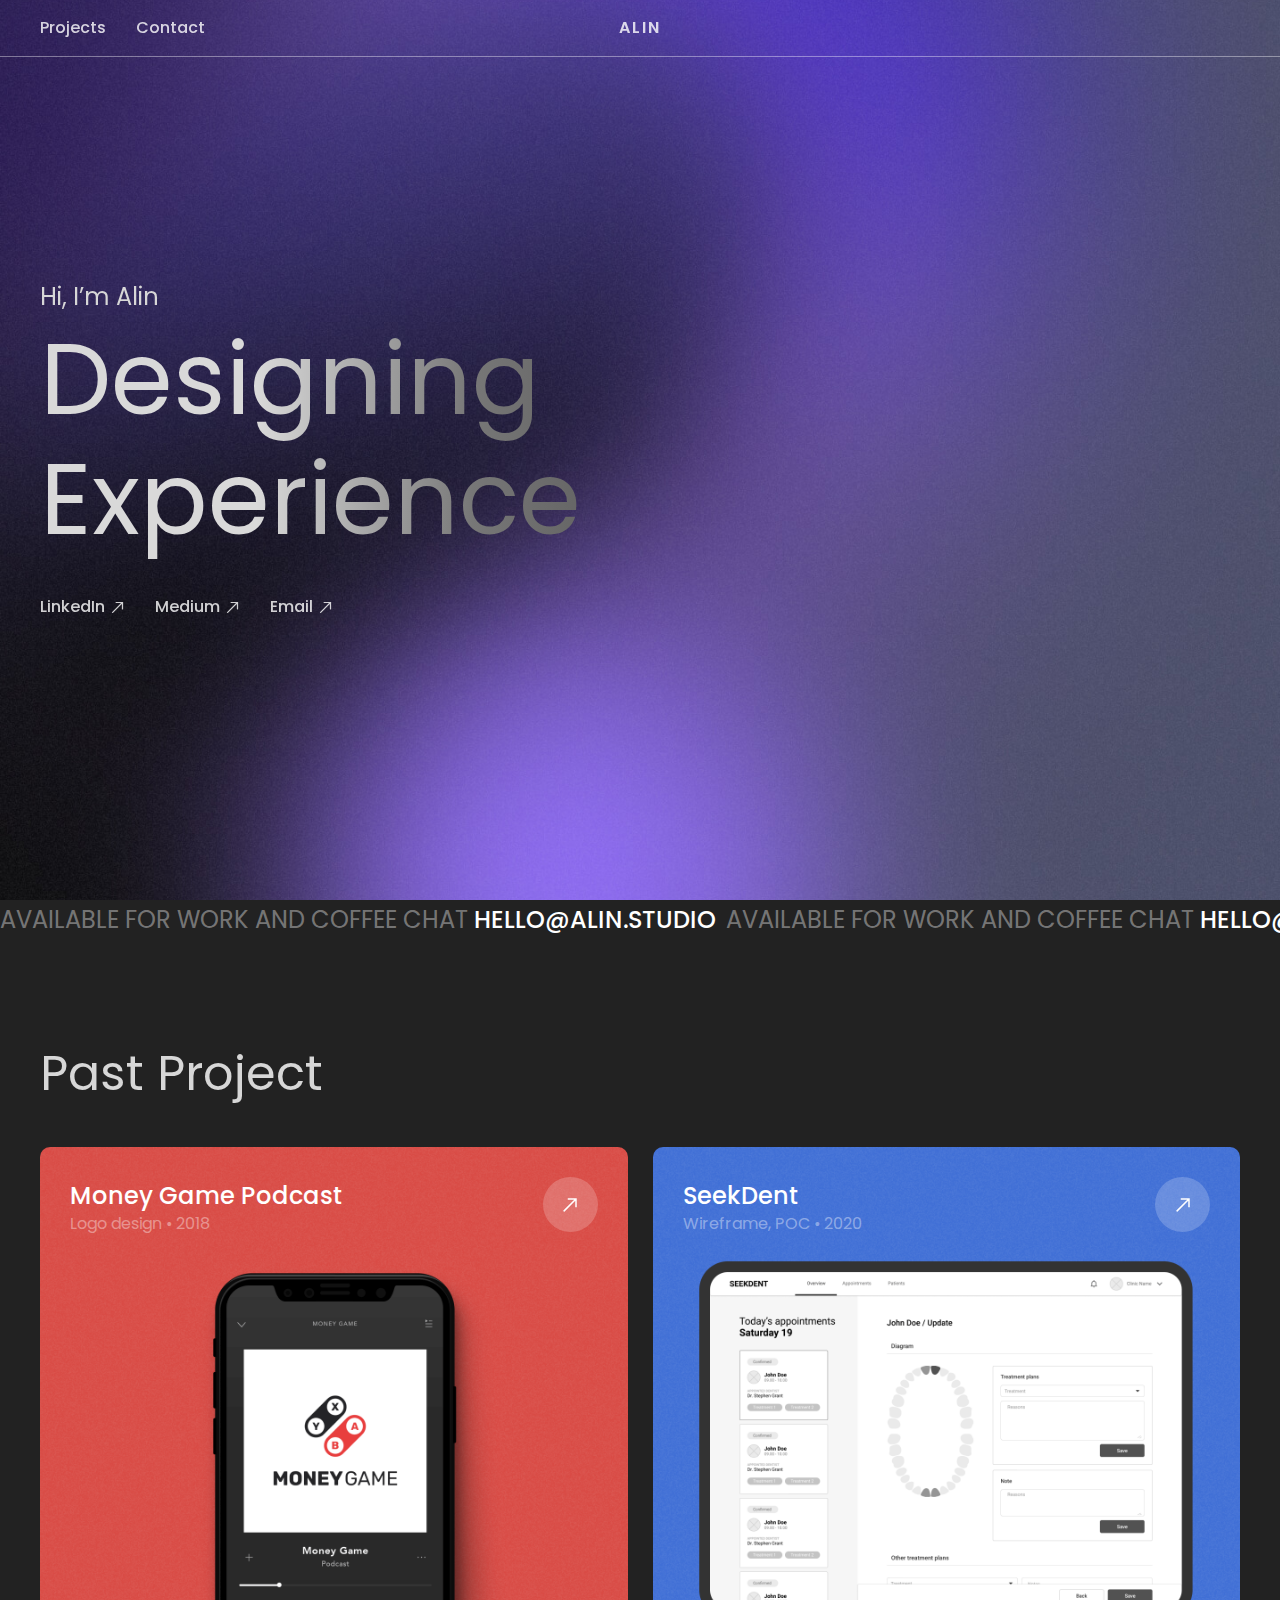
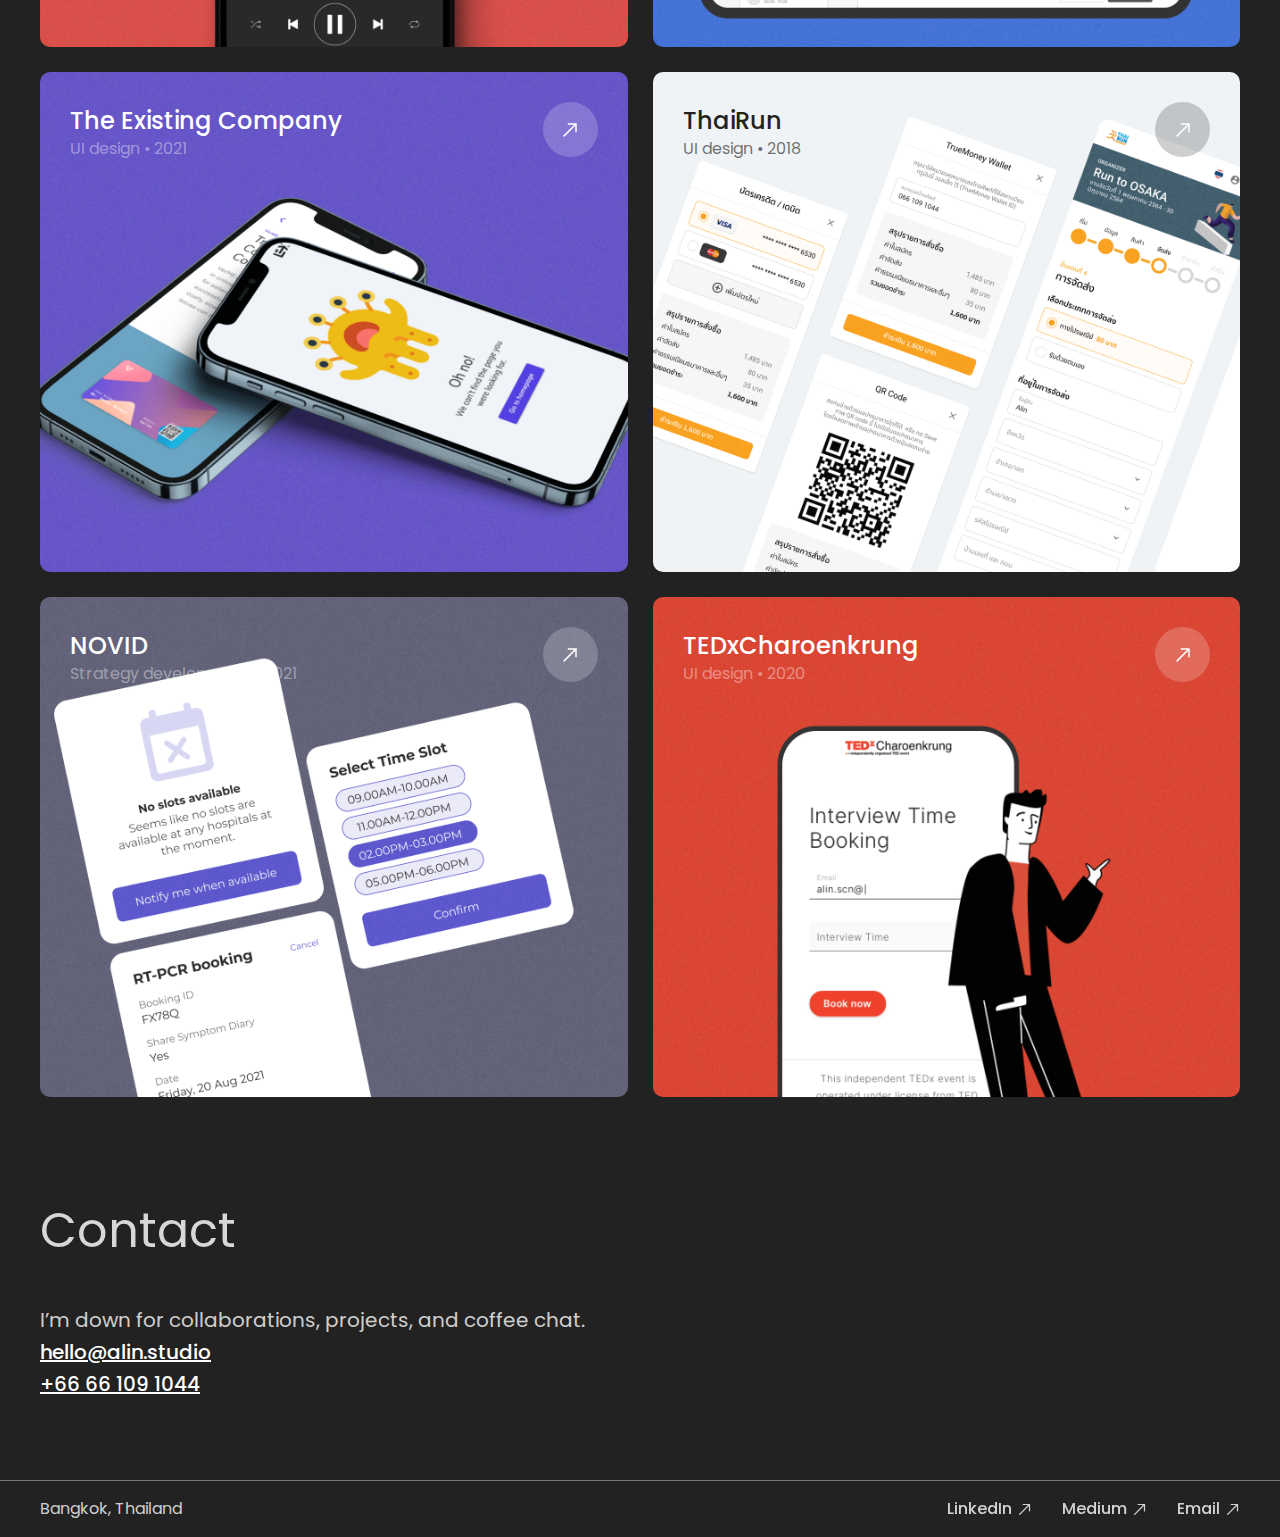
<file: index.html>
<!DOCTYPE html>
<html lang="en">

<head>
    <meta charset="UTF-8">
    <meta name="viewport" content="width=device-width, initial-scale=1.0">
    <title>Alin Studio</title>
    <link rel="icon" type="image/x-icon" href="./assets/image/favicon.svg">
    <link rel="stylesheet" href="./assets/css/reset.css">
    <link rel="stylesheet" href="./assets/css/header-footer.css">
    <link rel="stylesheet" href="./assets/css/main.css">
    <link rel="stylesheet" href="./assets/css/main-resp.css">
</head>

<body>
    <header>
        <div class="nav container1440 flex-row item-center justify-start">
            <div class="left home">
                <ul class="flex-row item-center">
                    <li onclick="scrollproj()">Projects</li>
                    <li onclick="scrollcont()">Contact</li>
                </ul>
                <div onclick="hamburger()" id="hamburger" class="hamburger flex-col item-stretch justify-between">
                    <div></div>
                    <div></div>
                    <div></div>
                </div>
            </div>
            <div class="mid">ALIN</div>
        </div>
        <div id="menu" class="menu">
            <div class="wrap">
                <ul class="flex-col item-center justify-center">
                    <li onclick="scrollproj();closemenu();">Project</li>
                    <li onclick="scrollcont();closemenu();">Contact</li>
                </ul>
            </div>
        </div>
    </header>
    <main class="front-page">
        <section class="banner">
            <img class="bg-img" src="./assets/image/bg-banner.jpg" alt="">
            <div class="container1280 h-100">
                <div class="outter-wrap flex-col item-start justify-center">
                    <div class="inner-wrap">
                        <h2>Hi, I’m Alin</h2>
                        <h1>Designing <br>
                            Experience</h1>
                        <div class="link-wrap">
                            <ul class="flex-row item-center justify-start">
                                <li><a class="flex-row item-center" href="#">LinkedIn</a></li>
                                <li><a class="flex-row item-center" href="#">Medium</a></li>
                                <li><a class="flex-row item-center" href="mailto:hello@alin.studio">Email</a></li>
                            </ul>
                        </div>
                    </div>
                </div>
            </div>
        </section>
        <section id="project" class="showcase">
            <div class="container1440 w-100">
                <div class="wrap">
                    <div class="scroll">
                        <div class="RightToLeft">
                            <p>Available for work and coffee chat <a
                                    href="mailto:hello@alin.studio">hello@alin.studio</a></p>
                            <p>Available for work and coffee chat <a
                                    href="mailto:hello@alin.studio">hello@alin.studio</a></p>
                            <p>Available for work and coffee chat <a
                                    href="mailto:hello@alin.studio">hello@alin.studio</a></p>
                            <p>Available for work and coffee chat <a
                                    href="mailto:hello@alin.studio">hello@alin.studio</a></p>
                            <p>Available for work and coffee chat <a
                                    href="mailto:hello@alin.studio">hello@alin.studio</a></p>
                            <p>Available for work and coffee chat <a
                                    href="mailto:hello@alin.studio">hello@alin.studio</a></p>
                        </div>
                    </div>
                </div>
            </div>
            <div class="container1280">
                <div class="outter-wrap">
                    <h2>Past Project</h2>
                    <div class="inner-wrap grid21">
                        <a href="" class="project-item">
                            <div class="pre flex-row item-start justify-between">
                                <div>
                                    <h3>Money Game Podcast</h3>
                                    <p>Logo design • 2018</p>
                                </div>
                                <div class="flex-row item-center justify-center">
                                    <img src="./assets/image/arrow.svg" alt="">
                                </div>
                            </div>
                            <img class="project-img" src="./assets/image/proj1.png" alt="">
                        </a>
                        <a href="" # class="project-item">
                            <div class="pre flex-row item-start justify-between">
                                <div>
                                    <h3>SeekDent</h3>
                                    <p>Wireframe, POC • 2020</p>
                                </div>
                                <div class="flex-row item-center justify-center">
                                    <img src="./assets/image/arrow.svg" alt="">
                                </div>
                            </div>
                            <img class="project-img" src="./assets/image/proj2.png" alt="">
                        </a>
                        <a href="#" class="project-item">
                            <div class="pre flex-row item-start justify-between">
                                <div>
                                    <h3>The Existing Company</h3>
                                    <p>UI design • 2021</p>
                                </div>
                                <div class="flex-row item-center justify-center">
                                    <img src="./assets/image/arrow.svg" alt="">
                                </div>
                            </div>
                            <img class="project-img" src="./assets/image/proj3.png" alt="">
                        </a>
                        <a href="#" class="project-item">
                            <div class="pre flex-row item-start justify-between">
                                <div>
                                    <h3>ThaiRun</h3>
                                    <p>UI design • 2018</p>
                                </div>
                                <div class="flex-row item-center justify-center">
                                    <img src="./assets/image/arrow.svg" alt="">
                                </div>
                            </div>
                            <img class="project-img" src="./assets/image/proj4.png" alt="">
                        </a>
                        <a href="#" class="project-item">
                            <div class="pre flex-row item-start justify-between">
                                <div>
                                    <h3>NOVID</h3>
                                    <p>Strategy development • 2021</p>
                                </div>
                                <div class="flex-row item-center justify-center">
                                    <img src="./assets/image/arrow.svg" alt="">
                                </div>
                            </div>
                            <img class="project-img" src="./assets/image/proj5.png" alt="">
                        </a>
                        <a href="#" class="project-item">
                            <div class="pre flex-row item-start justify-between">
                                <div>
                                    <h3>TEDxCharoenkrung</h3>
                                    <p>UI design • 2020</p>
                                </div>
                                <div class="flex-row item-center justify-center">
                                    <img src="./assets/image/arrow.svg" alt="">
                                </div>
                            </div>
                            <img class="project-img" src="./assets/image/proj6.png" alt="">
                        </a>
                    </div>
                </div>
            </div>
        </section>
        <section id="contact" class="contact">
            <div class="container1280">
                <div class="wrap">
                    <h2>Contact</h2>
                    <p>I’m down for collaborations, projects, and coffee chat.</p>
                    <a href="mailto:hello@alin.studio">hello@alin.studio</a>
                    <a href="tel:+66 66 109 1044">+66 66 109 1044</a>
                </div>
            </div>
        </section>
    </main>
    <footer>
        <div class="wrap container1440 flex-row item-center justify-between">
            <div class="left">Bangkok, Thailand</div>
            <div class="link-wrap">
                <ul class="flex-row item-center justify-start">
                    <li><a class="flex-row item-center" href="#">LinkedIn</a></li>
                    <li><a class="flex-row item-center" href="#">Medium</a></li>
                    <li><a class="flex-row item-center" href="mailto:hello@alin.studio">Email</a></li>
                </ul>
            </div>
        </div>
    </footer>
</body>
<script src="https://ajax.googleapis.com/ajax/libs/jquery/3.6.0/jquery.min.js"></script>
<script>
    function scrollproj() {
        let s1 = document.getElementById("project");
        s1.scrollIntoView({
            block: 'start',
            behavior: 'smooth',
            inline: 'start'
        });
    }

    function scrollcont() {
        let s2 = document.getElementById("contact");
        s2.scrollIntoView({
            block: 'start',
            behavior: 'smooth',
            inline: 'start'
        });
    }

    function hamburger() {
        $(".hamburger").toggleClass("active");
        $("body").toggleClass("hidden");
        $(".menu").toggleClass("active");
    }

    function closemenu() {
        $(".hamburger").toggleClass("active");
        $("body").toggleClass("hidden");
        $(".menu").toggleClass("active");
    }

    $(window).scroll(function () {
        var scroll = $(window).scrollTop();
        if (scroll >= 100) {
            $("header").addClass("animate");
        } else {
            $("header").removeClass("animate");
        }
    });
</script>

</html>
</file>
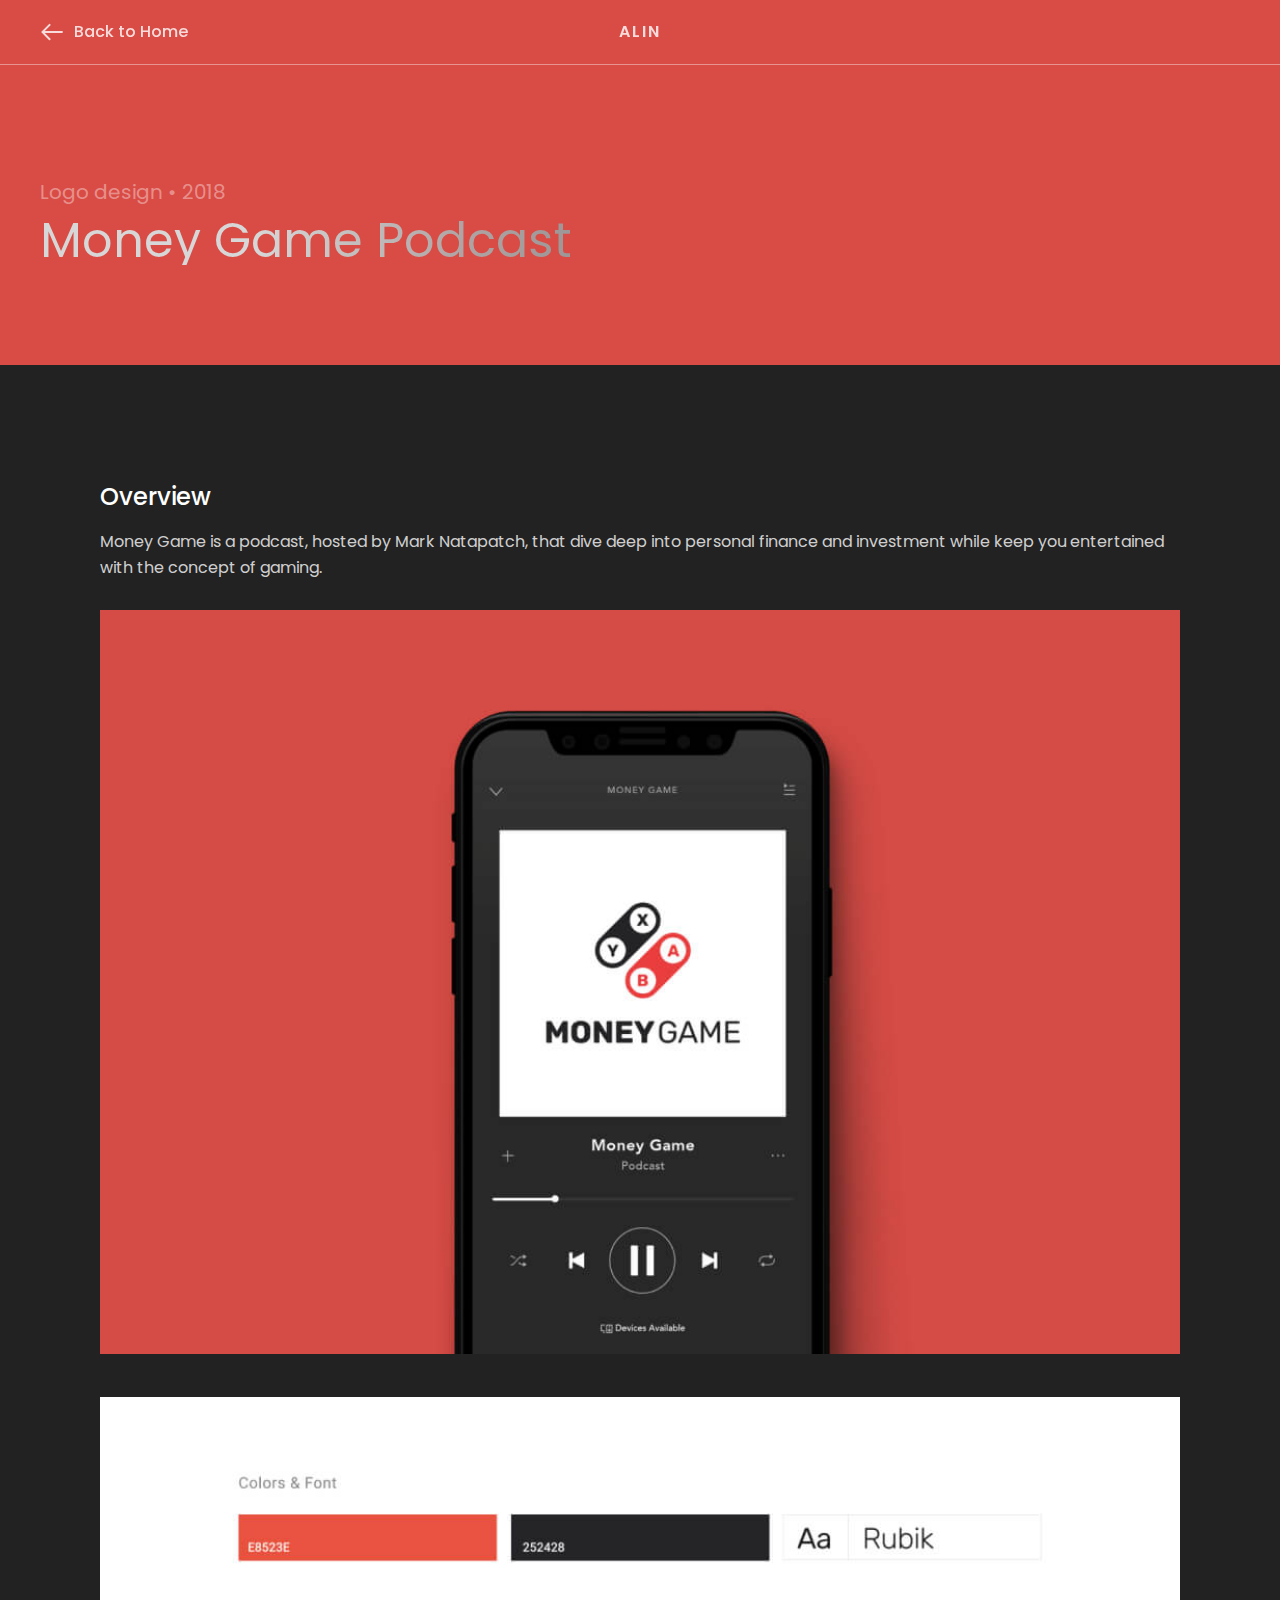
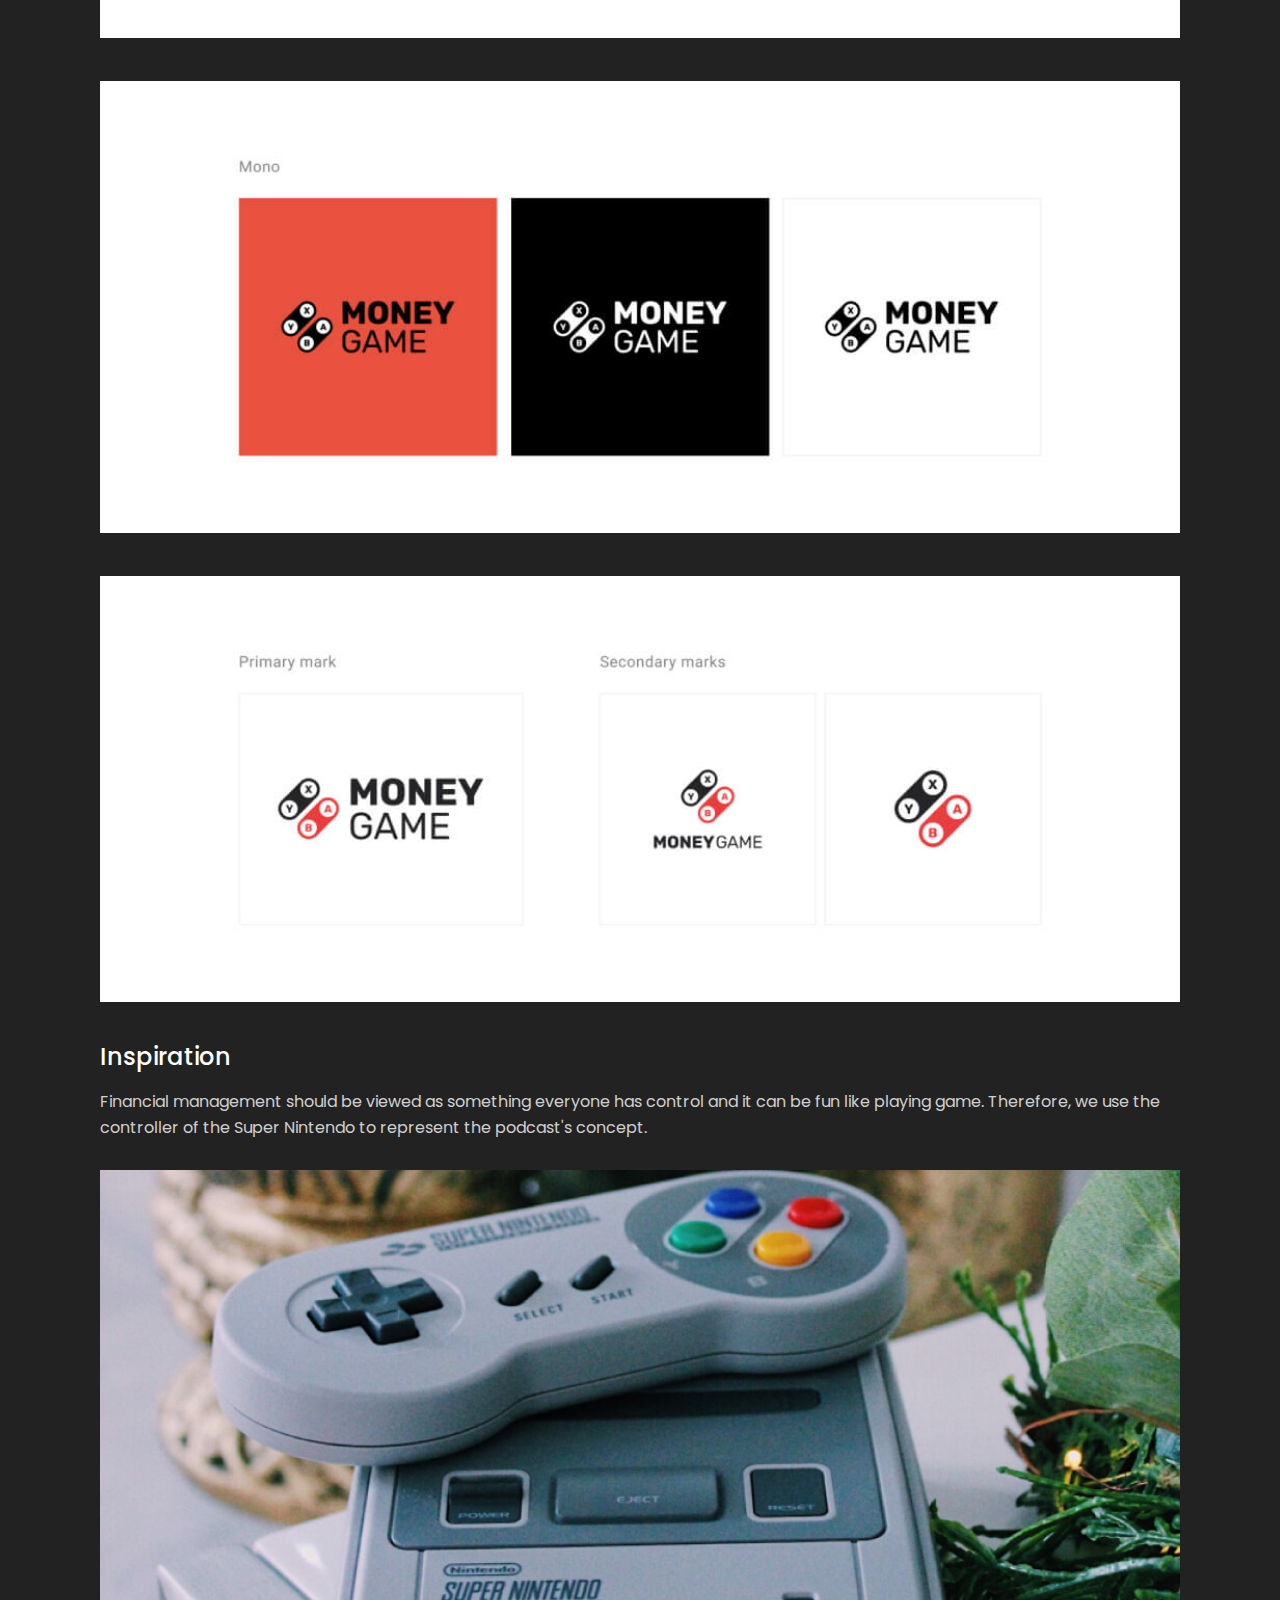
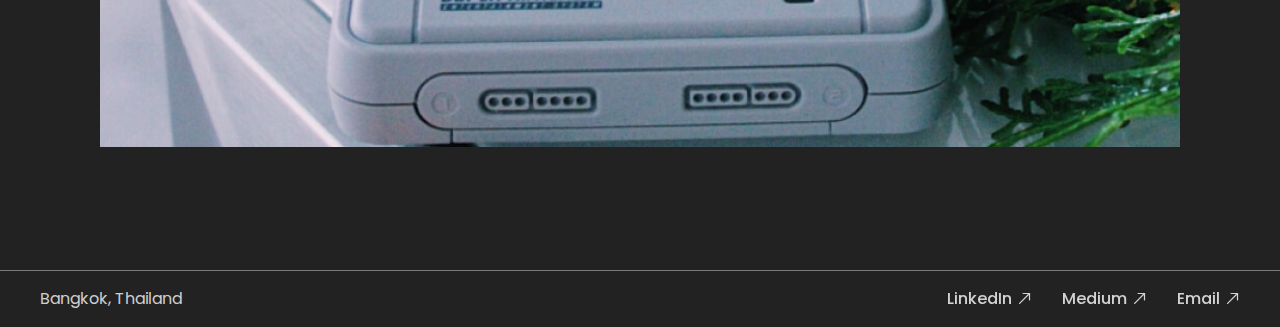
<file: single.html>
<!DOCTYPE html>
<html lang="en">

<head>
    <meta charset="UTF-8">
    <meta name="viewport" content="width=device-width, initial-scale=1.0">
    <title>Single</title>
    <link rel="icon" type="image/x-icon" href="./assets/image/favicon.svg">
    <link rel="stylesheet" href="./assets/css/reset.css">
    <link rel="stylesheet" href="./assets/css/header-footer.css">
    <link rel="stylesheet" href="./assets/css/main.css">
    <link rel="stylesheet" href="./assets/css/main-resp.css">
</head>

<body>
    <header>
        <div class="nav container1440 flex-row item-center justify-start">
            <div class="left single">
                <ul class="flex-row item-center">
                    <a href="index.html">
                        <li class="flex-row item-center"><img src="./assets/image/back-arrow.svg" alt="">
                            <div>Back to Home</div>
                        </li>
                    </a>
                </ul>
            </div>
            <div class="mid">ALIN</div>
        </div>
        <div id="menu" class="menu">
            <div class="wrap">
                <ul class="flex-col item-center justify-center">
                    <li onclick="scrollproj();closemenu();">Project</li>
                    <li onclick="scrollcont();closemenu();">Contact</li>
                </ul>
            </div>
        </div>
    </header>
    <main class="single-page">
        <section class="banner">
            <div class="container1280 h-100">
                <div class="outter-wrap flex-col item-start justify-end">
                    <div class="inner-wrap">
                        <h2>Logo design • 2018</h2>
                        <h1>Money Game Podcast</h1>
                    </div>
                </div>
            </div>
        </section>
        <section class="content">
            <div class="container1080">
                <div class="wrap">
                    <h2>Overview</h2>
                    <p>Money Game is a podcast, hosted by Mark Natapatch, that dive deep into personal finance and
                        investment while keep you entertained with the concept of gaming.
                    </p>
                    <img src="./assets/image/single-1.jpg" alt="">
                    <img src="./assets/image/single-2.jpg" alt="">
                    <img src="./assets/image/single-3.jpg" alt="">
                    <img src="./assets/image/single-4.jpg" alt="">
                    <h2>Inspiration</h2>
                    <p>Financial management should be viewed as something everyone has control and it can be fun like
                        playing game. Therefore, we use the controller of the Super Nintendo to represent the podcast's
                        concept.</p>
                    <img src="./assets/image/single-5.jpg" alt="">
                </div>
            </div>
        </section>
    </main>
    <footer>
        <div class="wrap container1440 flex-row item-center justify-between">
            <div class="left">Bangkok, Thailand</div>
            <div class="link-wrap">
                <ul class="flex-row item-center justify-start">
                    <li><a class="flex-row item-center" href="#">LinkedIn</a></li>
                    <li><a class="flex-row item-center" href="#">Medium</a></li>
                    <li><a class="flex-row item-center" href="mailto:hello@alin.studio">Email</a></li>
                </ul>
            </div>
        </div>
    </footer>
</body>
<script src="https://ajax.googleapis.com/ajax/libs/jquery/3.6.0/jquery.min.js"></script>
<script>
    function scrollproj() {
        let s1 = document.getElementById("project");
        s1.scrollIntoView({
            block: 'start',
            behavior: 'smooth',
            inline: 'start'
        });
    }

    function scrollcont() {
        let s2 = document.getElementById("contact");
        s2.scrollIntoView({
            block: 'start',
            behavior: 'smooth',
            inline: 'start'
        });
    }

    function hamburger() {
        $(".hamburger").toggleClass("active");
        $("body").toggleClass("hidden");
        $(".menu").toggleClass("active");
    }

    function closemenu() {
        $(".hamburger").toggleClass("active");
        $("body").toggleClass("hidden");
        $(".menu").toggleClass("active");
    }

    $(window).scroll(function () {
        var scroll = $(window).scrollTop();
        if (scroll >= 100) {
            $("header").addClass("animate");
        } else {
            $("header").removeClass("animate");
        }
    });
</script>

</html>
</file>
<file: assets/css/header-footer.css>
header {
  height: auto;
  width: 100%;
  position: fixed;
  top: 0;
  left: 0;
  right: 0;
  z-index: 10;
  border-bottom: 1.2px solid var(--superlightwhite);
  transition: all 0.3s cubic-bezier(0.215, 0.61, 0.355, 1);
}
header .nav {
  padding-top: 20px;
  padding-bottom: 20px;
  width: 100%;
  height: 100%;
  z-index: 10;
}
header .nav .left.home ul {
  -moz-column-gap: 30px;
       column-gap: 30px;
}
header .nav .left.home ul li {
  font-family: "pm";
  font-size: 16px;
  color: var(--lightwhite);
  cursor: pointer;
  transition: all 0.3s cubic-bezier(0.215, 0.61, 0.355, 1);
  position: relative;
}
header .nav .left.home ul li::after {
  content: "";
  width: 100%;
  height: 1.2px;
  background-color: var(--white);
  position: absolute;
  bottom: 0;
  left: 0;
  opacity: 0;
  transition: all 0.3s cubic-bezier(0.215, 0.61, 0.355, 1);
}
header .nav .left.home ul li:hover::after {
  color: var(--white);
  opacity: 1;
  transition: all 0.3s cubic-bezier(0.215, 0.61, 0.355, 1);
}
header .nav .left.home .hamburger {
  display: none;
  width: 20px;
  height: 15px;
  border: 1px solid transparent;
}
header .nav .left.home .hamburger div {
  height: 2px;
  width: 100%;
  background-color: var(--lightwhite);
  transition: all 0.3s cubic-bezier(0.215, 0.61, 0.355, 1);
  transform-origin: center;
}
header .nav .left.home .hamburger.active div:nth-child(1) {
  transform: rotate(45deg) translate(4px, 4px);
  transform-origin: center;
}
header .nav .left.home .hamburger.active div:nth-child(2) {
  transform: scale(0);
}
header .nav .left.home .hamburger.active div:nth-child(3) {
  transform: rotate(-45deg) translate(4px, -4px);
  transform-origin: center;
}
header .nav .left.single ul li {
  -moz-column-gap: 10px;
       column-gap: 10px;
  font-family: "pm";
  font-size: 16px;
  color: var(--lightwhite);
  cursor: pointer;
  transition: all 0.3s cubic-bezier(0.215, 0.61, 0.355, 1);
}
header .nav .left.single ul li:hover {
  color: var(--white);
  transition: all 0.3s cubic-bezier(0.215, 0.61, 0.355, 1);
}
header .nav .mid {
  font-family: "psb";
  font-size: 16px;
  color: var(--lightwhite);
  letter-spacing: 2px;
  cursor: default;
  position: absolute;
  width: -moz-fit-content;
  width: fit-content;
  margin: 0 auto;
  left: 0;
  right: 0;
}
header .menu {
  background-color: var(--black);
  width: 100vw;
  height: 100vh;
  position: absolute;
  top: 0;
  display: grid;
  place-items: center;
  opacity: 0;
  pointer-events: none;
  transition: all 0.3s cubic-bezier(0.215, 0.61, 0.355, 1);
}
header .menu .wrap ul {
  row-gap: 50px;
}
header .menu .wrap ul li {
  font-family: "pm";
  font-size: 16px;
  color: var(--lightwhite);
}
header .menu.active {
  opacity: 1;
  pointer-events: visible;
  transition: all 0.3s cubic-bezier(0.215, 0.61, 0.355, 1);
}

header.animate {
  -webkit-backdrop-filter: blur(10px);
          backdrop-filter: blur(10px);
  background-color: rgba(161, 161, 161, 0.2);
  transition: all 0.3s cubic-bezier(0.215, 0.61, 0.355, 1);
}

footer {
  height: auto;
  width: 100%;
  border-top: 1.2px solid var(--superlightwhite);
}
footer .wrap {
  padding-top: 20px;
  padding-bottom: 20px;
  width: 100%;
  height: 100%;
}
footer .wrap .left {
  font-family: "pr";
  font-size: 16px;
  color: var(--lightwhite);
}

@media only screen and (max-width: 991px) {
  header .nav .left.home ul {
    display: none;
  }
  header .nav .left.home .hamburger {
    display: flex;
  }
  header .nav .left.single ul li div {
    display: none;
  }
  footer .wrap {
    flex-direction: column;
    align-items: flex-start;
    row-gap: 20px;
    padding-top: 25px;
    padding-bottom: 25px;
  }
}
@media only screen and (max-width: 768px) {
  footer .wrap .left {
    font-size: 14px;
  }
}/*# sourceMappingURL=header-footer.css.map */
</file>
<file: assets/css/main.css>
:root {
  --black: #222222;
  --white: #ffffff;
  --lightwhite: rgba(255, 255, 255, 0.8);
  --superlightwhite: rgba(255, 255, 255, 0.4);
}

body {
  background-color: var(--black);
}

body.hidden {
  overflow: hidden;
}

@font-face {
  font-family: "pr";
  src: url(../fonts/Poppins-Regular.ttf);
}
@font-face {
  font-family: "pm";
  src: url(../fonts/Poppins-Medium.ttf);
}
@font-face {
  font-family: "psb";
  src: url(../fonts/Poppins-SemiBold.ttf);
}
.container1440 {
  max-width: 1520px;
  height: auto;
  position: relative;
  padding: 0px 40px;
  margin: 0 auto;
}

.container1280 {
  max-width: 1360px;
  height: auto;
  position: relative;
  padding: 0px 40px;
  margin: 0 auto;
}

.container1080 {
  max-width: 1160px;
  height: auto;
  position: relative;
  padding: 0px 40px;
  margin: 0 auto;
}

.w-100 {
  padding: 0px 0px !important;
}

.h-100 {
  height: 100% !important;
}

.bg-img {
  width: 100%;
  height: 100%;
  position: absolute;
  top: 0;
  left: 0;
  -o-object-fit: cover;
     object-fit: cover;
  z-index: 0;
}

@keyframes shine {
  to {
    background-position: 200% center;
  }
}
@keyframes RightToLeft {
  from {
    transform: translateX(-5%);
  }
  to {
    transform: translateX(-50%);
  }
}
.grid21 {
  display: grid;
  grid-template-columns: 1fr 1fr;
}

.link-wrap ul {
  -moz-column-gap: 30px;
       column-gap: 30px;
}
.link-wrap ul li {
  font-family: "pm";
  font-size: 16px;
  color: var(--white);
  opacity: 0.8;
}
.link-wrap ul li a {
  -moz-column-gap: 5px;
       column-gap: 5px;
  position: relative;
}
.link-wrap ul li a::before {
  content: "";
  width: calc(100% - 20px);
  height: 1px;
  display: block;
  background: white;
  transition: all 0.3s cubic-bezier(0.215, 0.61, 0.355, 1);
  position: absolute;
  bottom: -1px;
  opacity: 0;
}
.link-wrap ul li a::after {
  content: "";
  width: 15px;
  height: 15px;
  background-image: url(../image/arrow.svg);
  background-repeat: no-repeat;
  background-size: contain;
  display: block;
}
.link-wrap ul li:hover {
  opacity: 1;
  transition: all 0.3s cubic-bezier(0.215, 0.61, 0.355, 1);
}
.link-wrap ul li:hover a::before {
  opacity: 1;
  transition: all 0.3s cubic-bezier(0.215, 0.61, 0.355, 1);
}

.project-item {
  padding: 30px;
  border-radius: 10px;
  position: relative;
  overflow: hidden;
  height: 500px;
}
.project-item .project-img {
  position: absolute;
  width: 100%;
  height: 100%;
  -o-object-fit: cover;
     object-fit: cover;
  top: 0;
  left: 0;
  z-index: -1;
  -o-object-position: center;
     object-position: center;
  transition: all 0.3s cubic-bezier(0.215, 0.61, 0.355, 1);
}
.project-item .pre {
  z-index: 1;
}
.project-item .pre div:nth-child(1) h3 {
  font-family: "pm";
  font-size: 24px;
  color: var(--white);
  line-height: 1.6;
}
.project-item .pre div:nth-child(1) p {
  font-family: "pr";
  font-size: 16px;
  color: var(--superlightwhite);
}
.project-item .pre div:nth-child(2) {
  width: 55px;
  height: 55px;
  border-radius: 100%;
  background-color: rgba(255, 255, 255, 0.2);
  transition: all 0.3s cubic-bezier(0.215, 0.61, 0.355, 1);
}
.project-item .pre div:nth-child(2) img {
  width: 18px;
  height: 18px;
  -o-object-fit: contain;
     object-fit: contain;
  transition: all 0.3s cubic-bezier(0.215, 0.61, 0.355, 1);
}

.project-item:hover .project-img {
  transform: scale(1.1);
  transition: all 0.3s cubic-bezier(0.215, 0.61, 0.355, 1);
}
.project-item:hover .pre div:nth-child(2) {
  transform: scale(1.1);
  transition: all 0.3s cubic-bezier(0.215, 0.61, 0.355, 1);
}
.project-item:hover .pre div:nth-child(2) img {
  transform: scale(1.1);
  transition: all 0.3s cubic-bezier(0.215, 0.61, 0.355, 1);
}

.front-page .banner {
  height: clamp(600px, 100vh, 900px);
  position: relative;
}
.front-page .banner .container1280 .outter-wrap {
  height: 100%;
}
.front-page .banner .container1280 .outter-wrap .inner-wrap h2 {
  font-family: "pr";
  font-size: 24px;
  color: var(--lightwhite);
  margin-bottom: 10px;
  background: linear-gradient(to right, #d7d7d7 20%, #afa4a4 40%, #8b8989 60%, #d9d9d9 80%);
  background-size: 200% auto;
  background-clip: text;
  text-fill-color: transparent;
  -webkit-background-clip: text;
  -webkit-text-fill-color: transparent;
  animation: shine 9s linear infinite;
}
.front-page .banner .container1280 .outter-wrap .inner-wrap h1 {
  font-family: "pr";
  font-size: 100px;
  color: var(--lightwhite);
  line-height: 1.2;
  margin-bottom: 40px;
  background: linear-gradient(to left, #dbdbdb 20%, #555555 40%, #777777 60%, #d9d9d9 80%);
  background-size: 200% auto;
  background-clip: text;
  text-fill-color: transparent;
  -webkit-background-clip: text;
  -webkit-text-fill-color: transparent;
  animation: shine 9s linear infinite;
}
.front-page .showcase {
  height: auto;
  margin-bottom: 100px;
  overflow: hidden;
}
.front-page .showcase .container1440 {
  margin-bottom: 100px;
}
.front-page .showcase .container1440 .wrap {
  display: flex;
  align-items: center;
  height: auto;
  height: 40px;
}
.front-page .showcase .container1440 .wrap .scroll {
  white-space: nowrap;
  text-transform: uppercase;
}
.front-page .showcase .container1440 .wrap .scroll .RightToLeft {
  display: flex;
  gap: 10px;
  animation: RightToLeft 60s infinite linear;
}
.front-page .showcase .container1440 .wrap .scroll .RightToLeft p {
  font-family: "pr";
  font-size: 24px;
  color: var(--superlightwhite);
}
.front-page .showcase .container1440 .wrap .scroll .RightToLeft a {
  font-family: "pm";
  font-size: 24px;
  color: var(--white);
  position: relative;
}
.front-page .showcase .container1440 .wrap .scroll .RightToLeft a::after {
  content: "";
  width: 100%;
  height: 1.2px;
  background-color: var(--white);
  position: absolute;
  bottom: 0;
  left: 0;
  opacity: 0;
  transition: all 0.3s cubic-bezier(0.215, 0.61, 0.355, 1);
}
.front-page .showcase .container1440 .wrap .scroll .RightToLeft a:hover::after {
  opacity: 1;
  transition: all 0.3s cubic-bezier(0.215, 0.61, 0.355, 1);
}
.front-page .showcase .container1440 .wrap .scroll:hover .RightToLeft {
  animation-play-state: paused;
}
.front-page .showcase .container1280 .outter-wrap h2 {
  font-family: "pr";
  font-size: 48px;
  color: var(--lightwhite);
  line-height: 1.4;
  margin-bottom: 40px;
  background: linear-gradient(to right, #d7d7d7 20%, #afa4a4 40%, #8b8989 60%, #d9d9d9 80%);
  background-size: 200% auto;
  background-clip: text;
  text-fill-color: transparent;
  -webkit-background-clip: text;
  -webkit-text-fill-color: transparent;
  animation: shine 9s linear infinite;
}
.front-page .showcase .container1280 .outter-wrap .inner-wrap {
  height: auto;
  gap: 25px;
}
.front-page .showcase .container1280 .outter-wrap .inner-wrap .project-item:nth-child(4) .pre {
  z-index: 1;
}
.front-page .showcase .container1280 .outter-wrap .inner-wrap .project-item:nth-child(4) .pre div:nth-child(1) h3 {
  color: var(--black);
}
.front-page .showcase .container1280 .outter-wrap .inner-wrap .project-item:nth-child(4) .pre div:nth-child(1) p {
  color: rgba(17, 17, 17, 0.6);
}
.front-page .showcase .container1280 .outter-wrap .inner-wrap .project-item:nth-child(4) .pre div:nth-child(2) {
  background-color: rgba(17, 17, 17, 0.2);
}
.front-page .contact {
  margin-bottom: 80px;
}
.front-page .contact .container1280 .wrap h2 {
  font-family: "pr";
  font-size: 48px;
  color: var(--lightwhite);
  line-height: 1.4;
  margin-bottom: 40px;
  background: linear-gradient(to right, #d7d7d7 20%, #afa4a4 40%, #8b8989 60%, #d9d9d9 80%);
  background-size: 200% auto;
  background-clip: text;
  text-fill-color: transparent;
  -webkit-background-clip: text;
  -webkit-text-fill-color: transparent;
  animation: shine 9s linear infinite;
}
.front-page .contact .container1280 .wrap p {
  font-family: "pr";
  font-size: 20px;
  color: var(--lightwhite);
  line-height: 1.6;
}
.front-page .contact .container1280 .wrap a {
  display: block;
  font-family: "pm";
  font-size: 20px;
  color: var(--white);
  text-decoration: underline;
  width: -moz-fit-content;
  width: fit-content;
  line-height: 1.6;
}

.single-page .banner {
  background-color: #d94b45;
  height: 365px;
}
.single-page .banner .outter-wrap {
  height: 100%;
}
.single-page .banner .outter-wrap .inner-wrap {
  margin-bottom: 100px;
}
.single-page .banner .outter-wrap .inner-wrap h2 {
  font-family: "pr";
  font-size: 20px;
  color: var(--superlightwhite);
  margin-bottom: 15px;
}
.single-page .banner .outter-wrap .inner-wrap h1 {
  font-family: "pr";
  font-size: 48px;
  background: linear-gradient(to right, #d7d7d7 20%, #afa4a4 40%, #8b8989 60%, #d9d9d9 80%);
  background-size: 200% auto;
  background-clip: text;
  text-fill-color: transparent;
  -webkit-background-clip: text;
  -webkit-text-fill-color: transparent;
  animation: shine 9s linear infinite;
}
.single-page .content {
  padding: 100px 0px;
}
.single-page .content .container1080 .wrap h2 {
  font-family: "pm";
  font-size: 24px;
  color: var(--white);
  margin: 20px 0px;
}
.single-page .content .container1080 .wrap p {
  font-family: "pr";
  font-size: 16px;
  color: var(--lightwhite);
  line-height: 1.6;
  margin-bottom: 10px;
}
.single-page .content .container1080 .wrap img {
  width: 100%;
  height: auto;
  margin: 20px 0px;
}/*# sourceMappingURL=main.css.map */
</file>
<file: assets/css/main-resp.css>
@media only screen and (max-width: 991px) {
  .project-item .pre div:nth-child(2) {
    display: none;
  }
}
@media only screen and (max-width: 768px) {
  .container1080,
  .container1280,
  .container1440 {
    padding: 0px 20px;
  }
  .grid21 {
    grid-template-columns: 1fr;
  }
  .link-wrap ul li {
    font-size: 14px;
  }
  .link-wrap ul li a::before {
    width: calc(100% - 17px);
  }
  .link-wrap ul li a::after {
    width: 12px;
    height: 12px;
  }
  .project-item .pre div:nth-child(1) h3 {
    font-size: 20px;
  }
  .project-item .pre div:nth-child(1) p {
    font-size: 14px;
  }
  .front-page .banner .container1280 .outter-wrap .inner-wrap h2 {
    font-size: 16px;
  }
  .front-page .banner .container1280 .outter-wrap .inner-wrap h1 {
    font-size: 56px;
    margin-bottom: 30px;
  }
  .front-page .showcase {
    margin-bottom: 40px;
  }
  .front-page .showcase .container1440 {
    margin-bottom: 50px;
  }
  .front-page .showcase .container1440 .wrap {
    height: 35px;
  }
  .front-page .showcase .container1440 .wrap .scroll .RightToLeft p,
  .front-page .showcase .container1440 .wrap .scroll .RightToLeft a {
    font-size: 16px;
  }
  .front-page .showcase .container1280 .outter-wrap h2 {
    font-size: 24px;
    margin-bottom: 25px;
  }
  .front-page .contact {
    margin-bottom: 60px;
  }
  .front-page .contact .container1280 .wrap h2 {
    font-size: 24px;
    margin-bottom: 20px;
  }
  .front-page .contact .container1280 .wrap p {
    font-size: 14px;
  }
  .front-page .contact .container1280 .wrap a {
    font-size: 14px;
  }
  .single-page .banner {
    height: 200px;
  }
  .single-page .banner .container1280 .outter-wrap .inner-wrap {
    margin-bottom: 40px;
  }
  .single-page .banner .container1280 .outter-wrap .inner-wrap h2 {
    font-size: 14px;
    margin-bottom: 10px;
  }
  .single-page .banner .container1280 .outter-wrap .inner-wrap h1 {
    font-size: 24px;
  }
  .single-page .content {
    padding: 50px 0px;
  }
  .single-page .content .container1080 .wrap h2 {
    font-size: 20px;
    margin: 10px 0px;
  }
  .single-page .content .container1080 .wrap p {
    font-size: 14px;
    margin-bottom: 5px;
  }
  .single-page .content .container1080 .wrap img {
    margin: 10px 0px;
  }
}/*# sourceMappingURL=main-resp.css.map */
</file>
